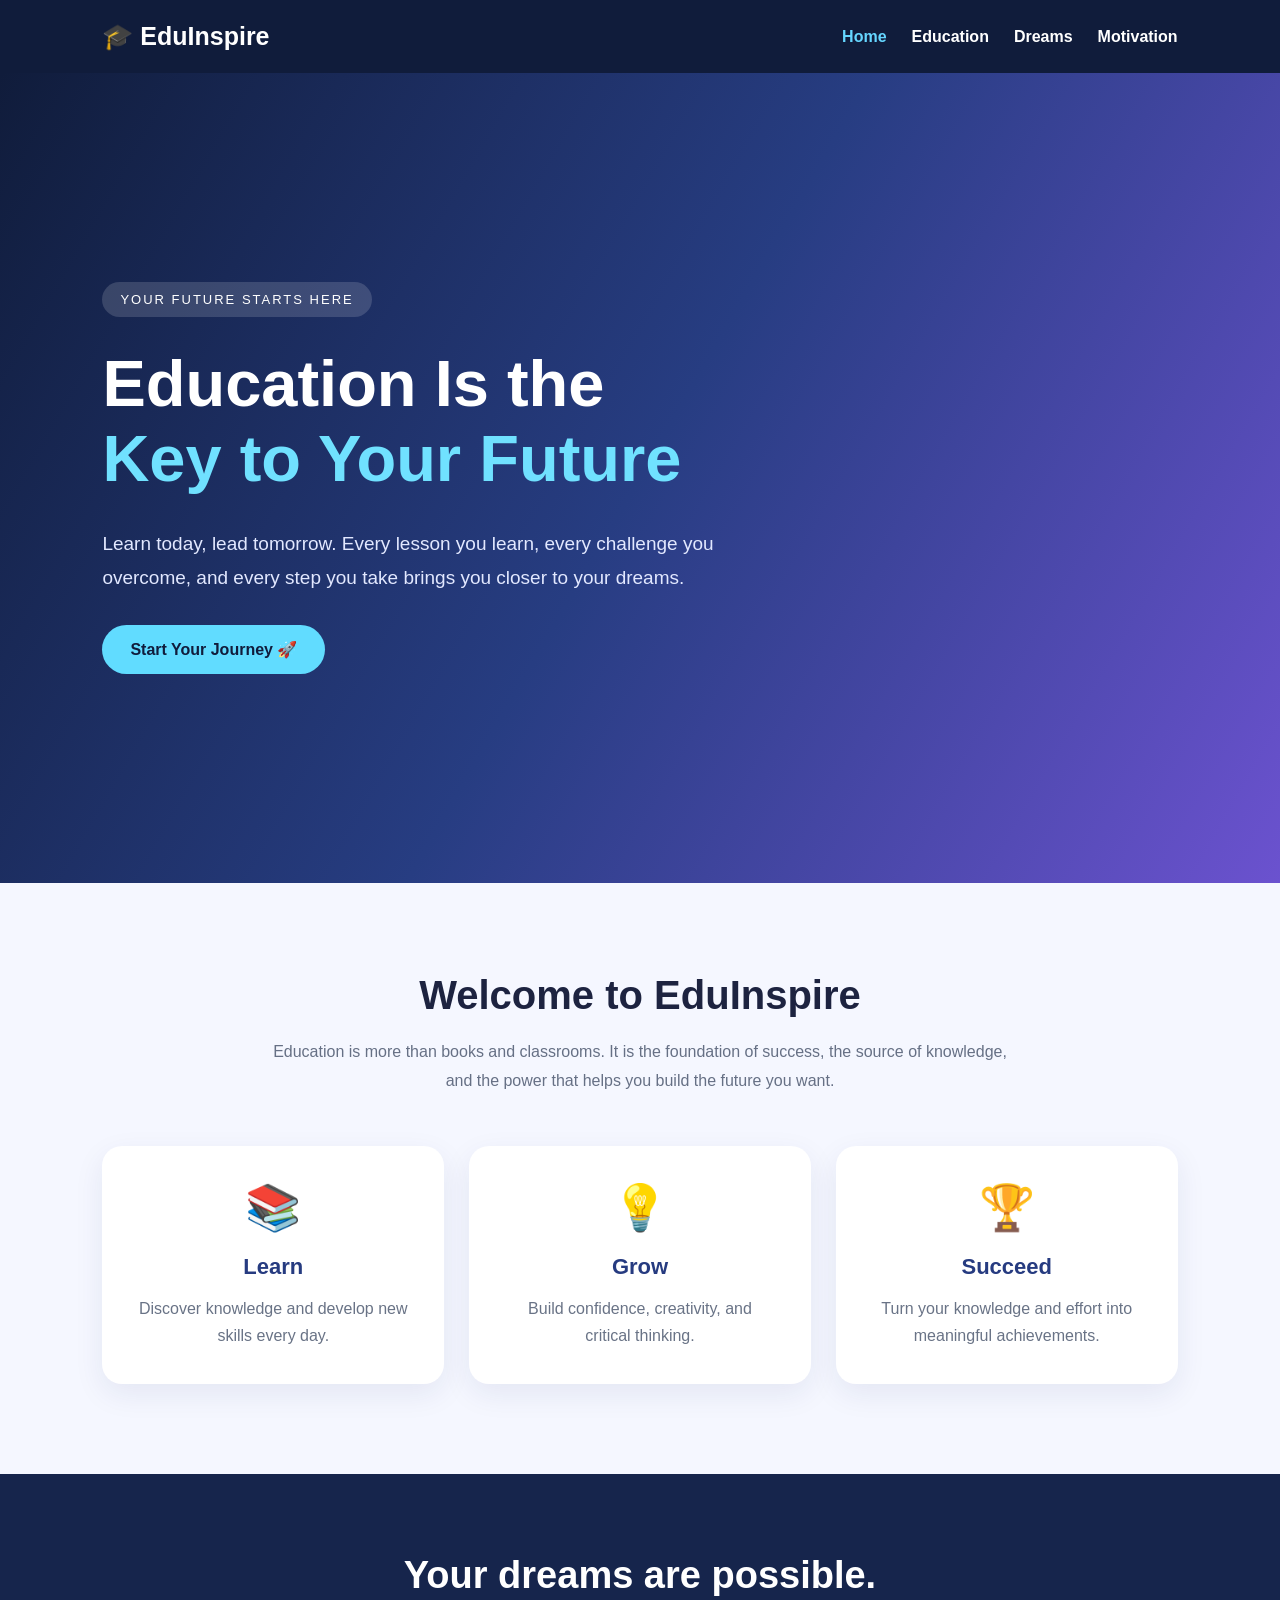
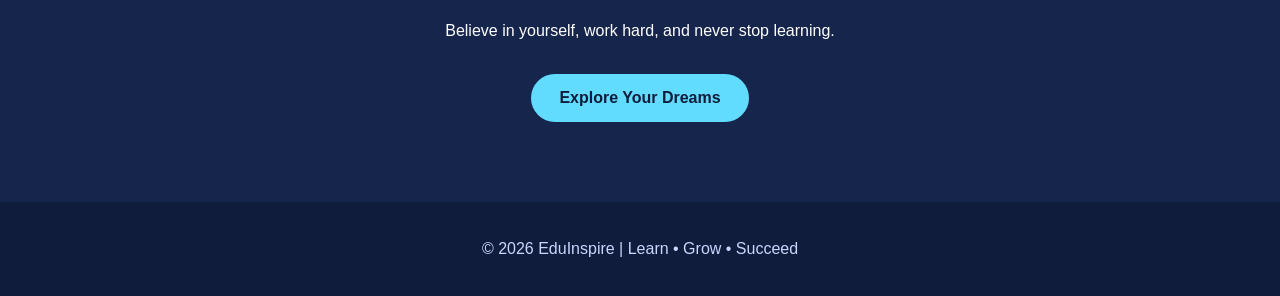
<file: index.html>
<!DOCTYPE html>
<html lang="en">
<head>
    <meta charset="UTF-8">
    <meta name="viewport" content="width=device-width, initial-scale=1.0">
    <title>EduInspire | Home</title>
    <link rel="stylesheet" href="style.css">
</head>
<body>

<header>
    <div class="logo">🎓 EduInspire</div>

    <nav>
        <a href="index.html" class="active">Home</a>
        <a href="education.html">Education</a>
        <a href="dreams.html">Dreams</a>
        <a href="motivation.html">Motivation</a>
    </nav>
</header>

<section class="hero">
    <div class="hero-content">
        <span class="badge">YOUR FUTURE STARTS HERE</span>

        <h1>Education Is the <span>Key to Your Future</span></h1>

        <p>
            Learn today, lead tomorrow. Every lesson you learn,
            every challenge you overcome, and every step you take
            brings you closer to your dreams.
        </p>

        <a href="education.html" class="btn">Start Your Journey 🚀</a>
    </div>
</section>

<section class="welcome">
    <h2>Welcome to EduInspire</h2>

    <p>
        Education is more than books and classrooms.
        It is the foundation of success, the source of knowledge,
        and the power that helps you build the future you want.
    </p>

    <div class="cards">
        <div class="card">
            <div class="icon">📚</div>
            <h3>Learn</h3>
            <p>Discover knowledge and develop new skills every day.</p>
        </div>

        <div class="card">
            <div class="icon">💡</div>
            <h3>Grow</h3>
            <p>Build confidence, creativity, and critical thinking.</p>
        </div>

        <div class="card">
            <div class="icon">🏆</div>
            <h3>Succeed</h3>
            <p>Turn your knowledge and effort into meaningful achievements.</p>
        </div>
    </div>
</section>

<section class="banner">
    <h2>Your dreams are possible.</h2>
    <p>Believe in yourself, work hard, and never stop learning.</p>
    <a href="dreams.html" class="btn">Explore Your Dreams</a>
</section>

<footer>
    <p>© 2026 EduInspire | Learn • Grow • Succeed</p>
</footer>

<script src="script.js"></script>
</body>
</html>
</file>
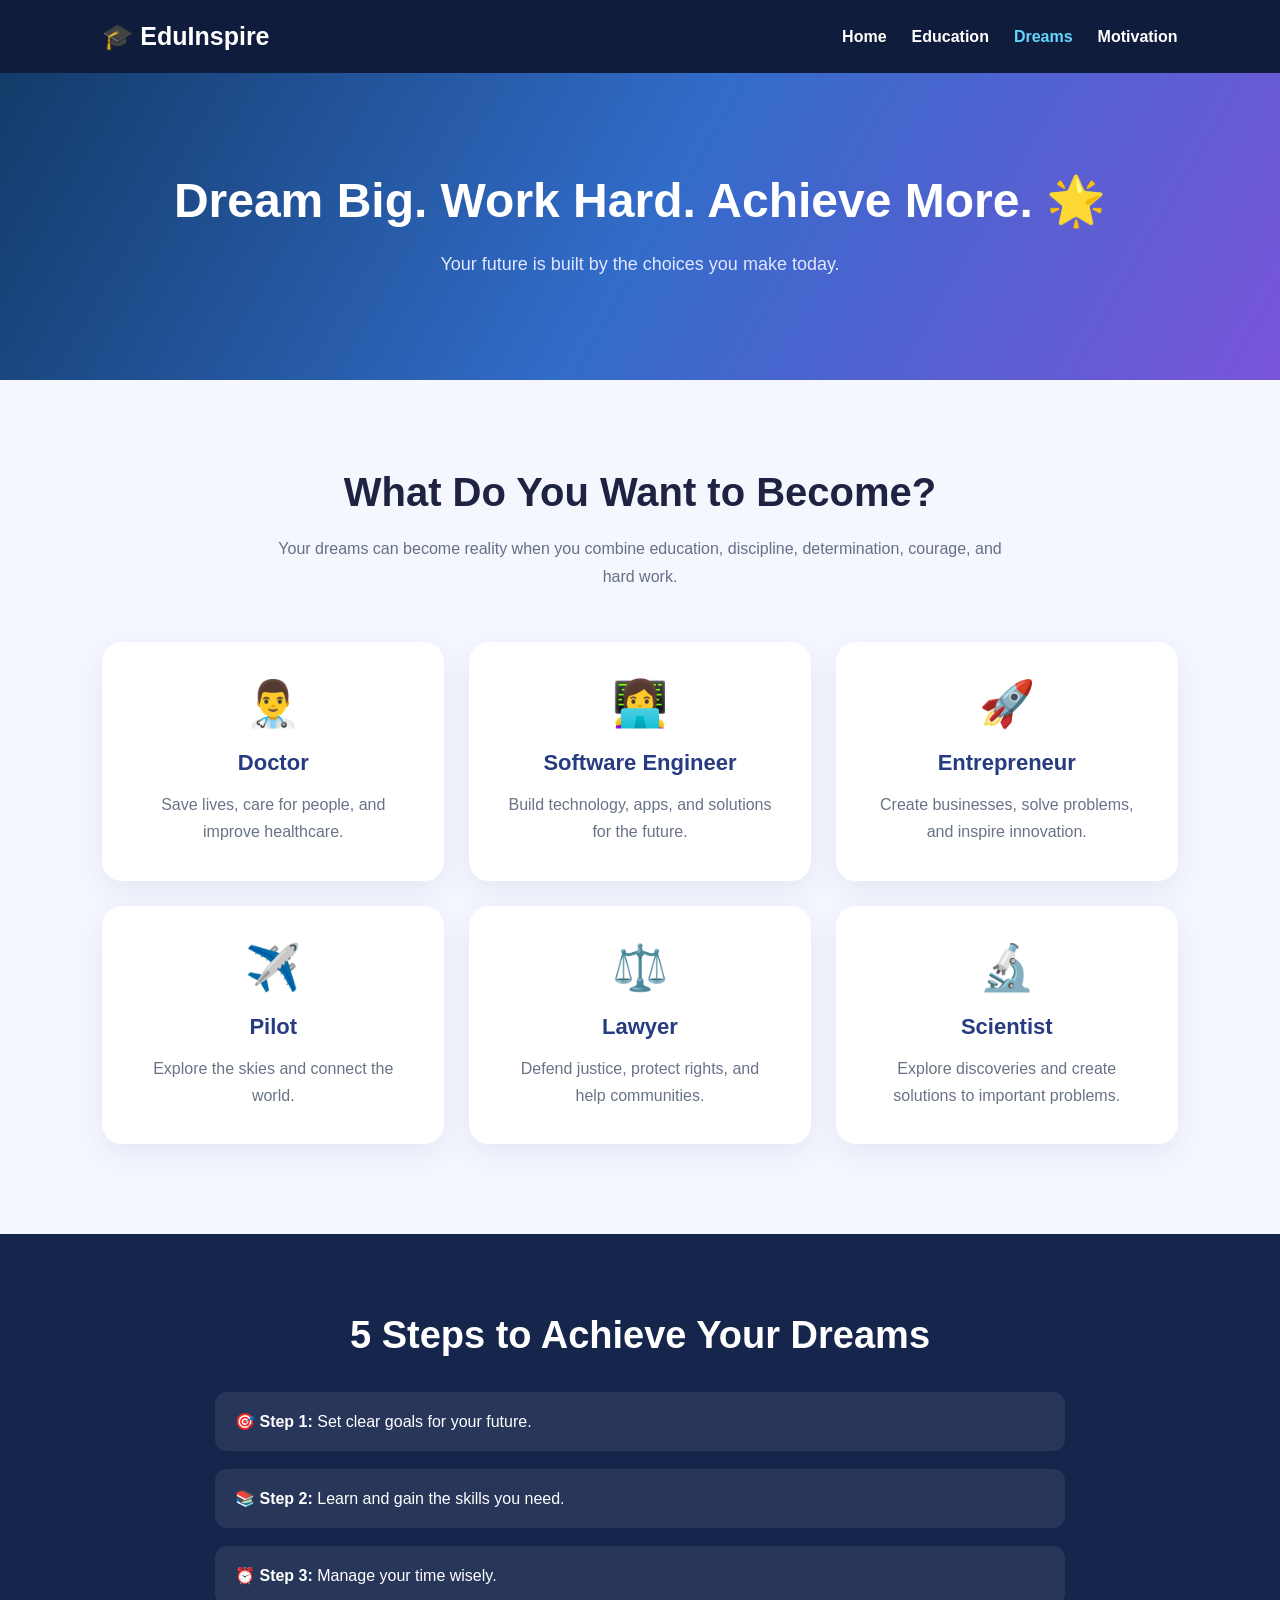
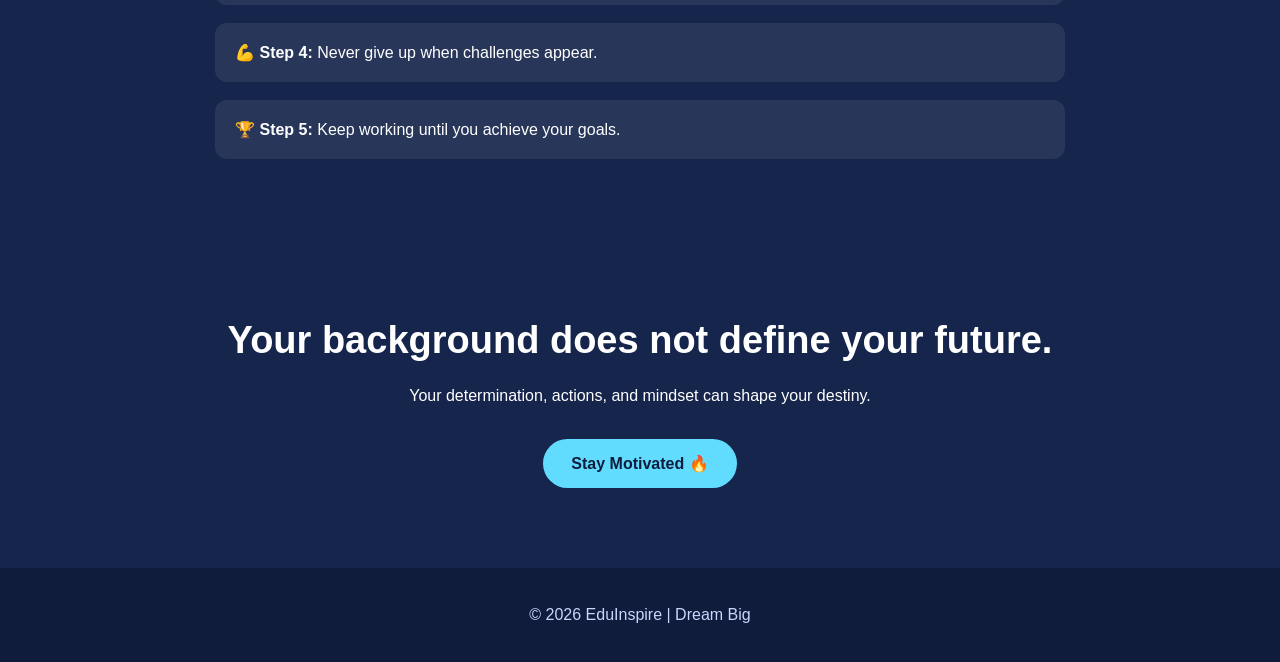
<file: dreams.html>
<!DOCTYPE html>
<html lang="en">
<head>
    <meta charset="UTF-8">
    <meta name="viewport" content="width=device-width, initial-scale=1.0">
    <title>EduInspire | Dreams</title>
    <link rel="stylesheet" href="style.css">
</head>
<body>

<header>
    <div class="logo">🎓 EduInspire</div>

    <nav>
        <a href="index.html">Home</a>
        <a href="education.html">Education</a>
        <a href="dreams.html" class="active">Dreams</a>
        <a href="motivation.html">Motivation</a>
    </nav>
</header>

<section class="page-hero dreams-hero">
    <h1>Dream Big. Work Hard. Achieve More. 🌟</h1>
    <p>Your future is built by the choices you make today.</p>
</section>

<section class="welcome">
    <h2>What Do You Want to Become?</h2>

    <p>
        Your dreams can become reality when you combine education,
        discipline, determination, courage, and hard work.
    </p>

    <div class="cards">

        <div class="card">
            <div class="icon">👨‍⚕️</div>
            <h3>Doctor</h3>
            <p>Save lives, care for people, and improve healthcare.</p>
        </div>

        <div class="card">
            <div class="icon">👩‍💻</div>
            <h3>Software Engineer</h3>
            <p>Build technology, apps, and solutions for the future.</p>
        </div>

        <div class="card">
            <div class="icon">🚀</div>
            <h3>Entrepreneur</h3>
            <p>Create businesses, solve problems, and inspire innovation.</p>
        </div>

        <div class="card">
            <div class="icon">✈️</div>
            <h3>Pilot</h3>
            <p>Explore the skies and connect the world.</p>
        </div>

        <div class="card">
            <div class="icon">⚖️</div>
            <h3>Lawyer</h3>
            <p>Defend justice, protect rights, and help communities.</p>
        </div>

        <div class="card">
            <div class="icon">🔬</div>
            <h3>Scientist</h3>
            <p>Explore discoveries and create solutions to important problems.</p>
        </div>

    </div>
</section>

<section class="dream-section">
    <h2>5 Steps to Achieve Your Dreams</h2>

    <div class="dream-list">
        <div>🎯 <strong>Step 1:</strong> Set clear goals for your future.</div>
        <div>📚 <strong>Step 2:</strong> Learn and gain the skills you need.</div>
        <div>⏰ <strong>Step 3:</strong> Manage your time wisely.</div>
        <div>💪 <strong>Step 4:</strong> Never give up when challenges appear.</div>
        <div>🏆 <strong>Step 5:</strong> Keep working until you achieve your goals.</div>
    </div>
</section>

<section class="banner">
    <h2>Your background does not define your future.</h2>
    <p>Your determination, actions, and mindset can shape your destiny.</p>
    <a href="motivation.html" class="btn">Stay Motivated 🔥</a>
</section>

<footer>
    <p>© 2026 EduInspire | Dream Big</p>
</footer>

<script src="script.js"></script>
</body>
</html>
</file>
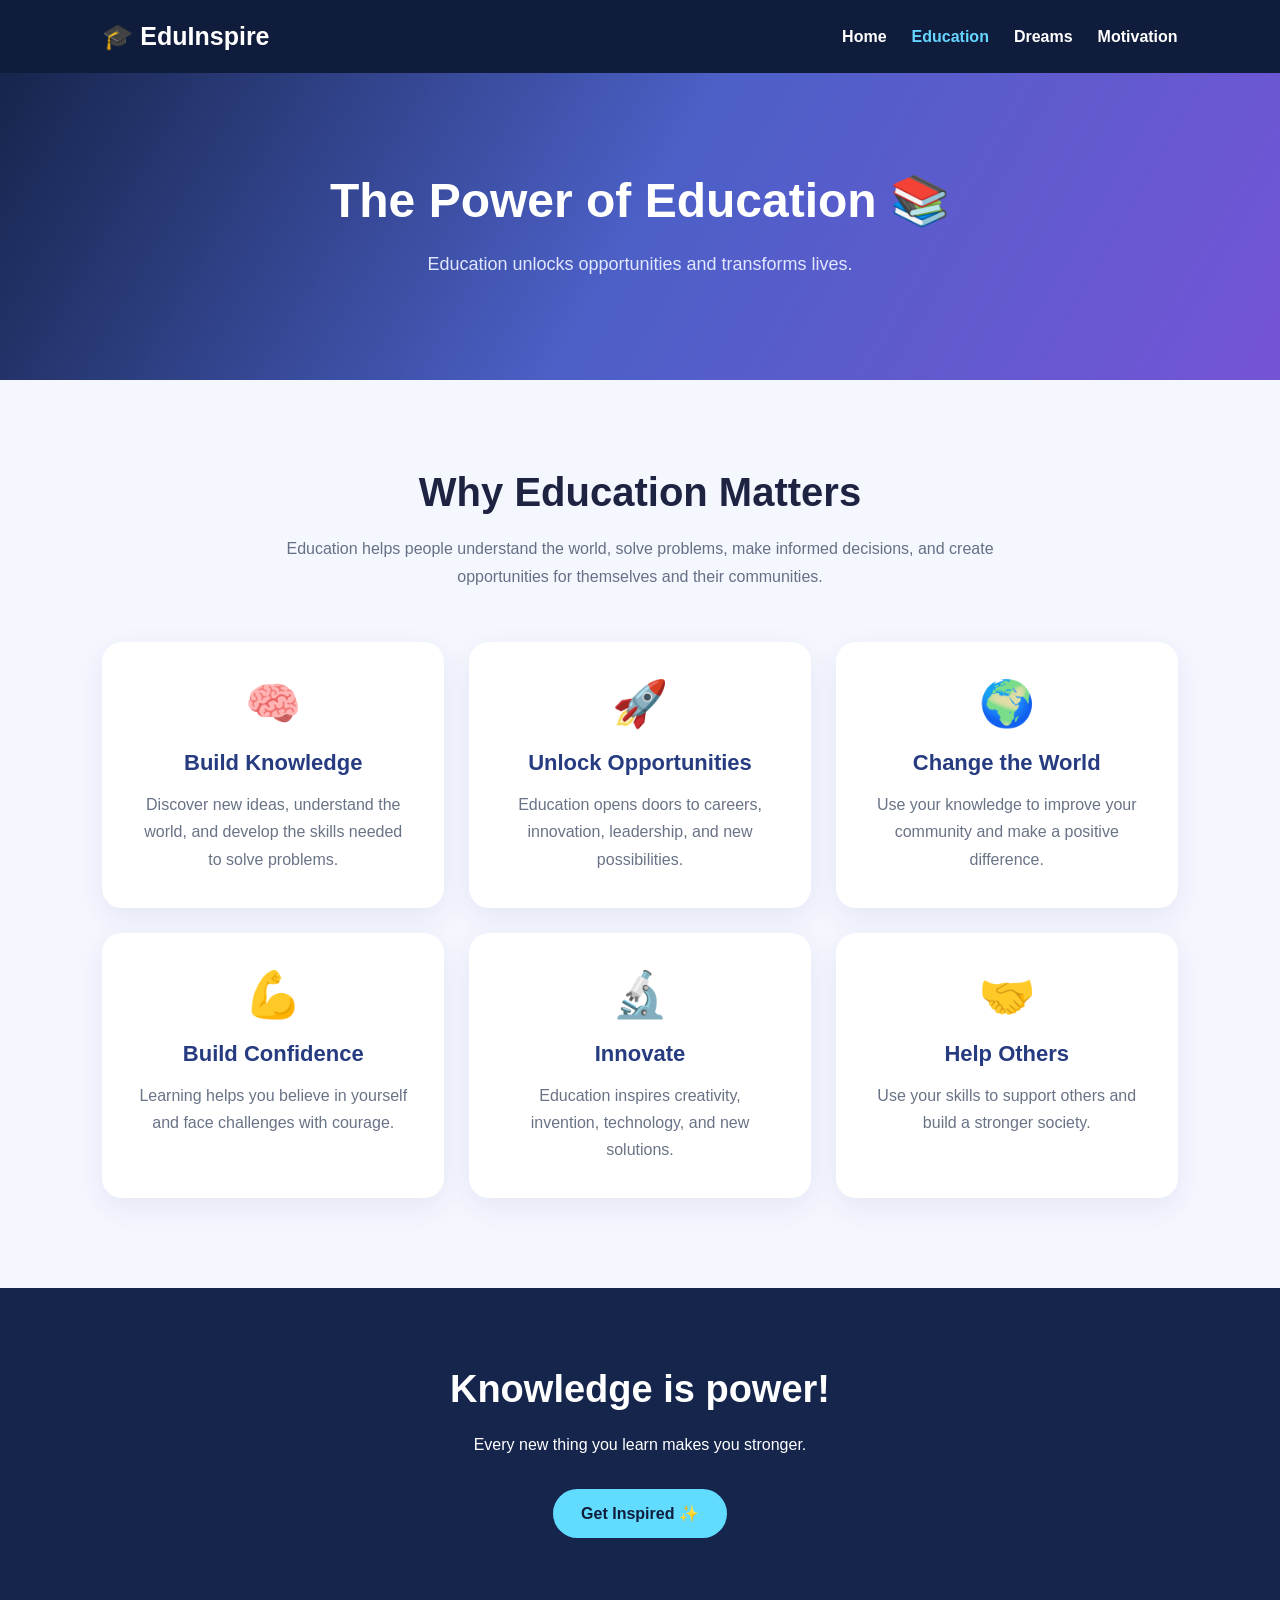
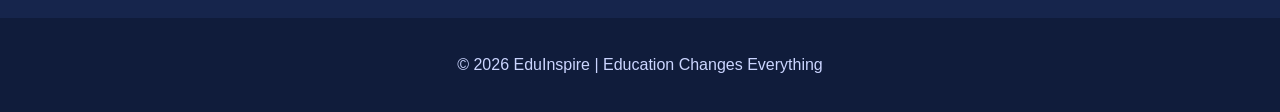
<file: education.html>
<!DOCTYPE html>
<html lang="en">
<head>
    <meta charset="UTF-8">
    <meta name="viewport" content="width=device-width, initial-scale=1.0">
    <title>EduInspire | Education</title>
    <link rel="stylesheet" href="style.css">
</head>
<body>

<header>
    <div class="logo">🎓 EduInspire</div>

    <nav>
        <a href="index.html">Home</a>
        <a href="education.html" class="active">Education</a>
        <a href="dreams.html">Dreams</a>
        <a href="motivation.html">Motivation</a>
    </nav>
</header>

<section class="page-hero">
    <h1>The Power of Education 📚</h1>
    <p>Education unlocks opportunities and transforms lives.</p>
</section>

<section class="welcome">
    <h2>Why Education Matters</h2>

    <p>
        Education helps people understand the world, solve problems,
        make informed decisions, and create opportunities for themselves
        and their communities.
    </p>

    <div class="cards">

        <div class="card">
            <div class="icon">🧠</div>
            <h3>Build Knowledge</h3>
            <p>
                Discover new ideas, understand the world, and develop
                the skills needed to solve problems.
            </p>
        </div>

        <div class="card">
            <div class="icon">🚀</div>
            <h3>Unlock Opportunities</h3>
            <p>
                Education opens doors to careers, innovation,
                leadership, and new possibilities.
            </p>
        </div>

        <div class="card">
            <div class="icon">🌍</div>
            <h3>Change the World</h3>
            <p>
                Use your knowledge to improve your community
                and make a positive difference.
            </p>
        </div>

        <div class="card">
            <div class="icon">💪</div>
            <h3>Build Confidence</h3>
            <p>
                Learning helps you believe in yourself and face
                challenges with courage.
            </p>
        </div>

        <div class="card">
            <div class="icon">🔬</div>
            <h3>Innovate</h3>
            <p>
                Education inspires creativity, invention,
                technology, and new solutions.
            </p>
        </div>

        <div class="card">
            <div class="icon">🤝</div>
            <h3>Help Others</h3>
            <p>
                Use your skills to support others and build
                a stronger society.
            </p>
        </div>

    </div>
</section>

<section class="banner">
    <h2>Knowledge is power!</h2>
    <p>Every new thing you learn makes you stronger.</p>
    <a href="motivation.html" class="btn">Get Inspired ✨</a>
</section>

<footer>
    <p>© 2026 EduInspire | Education Changes Everything</p>
</footer>

<script src="script.js"></script>
</body>
</html>
</file>
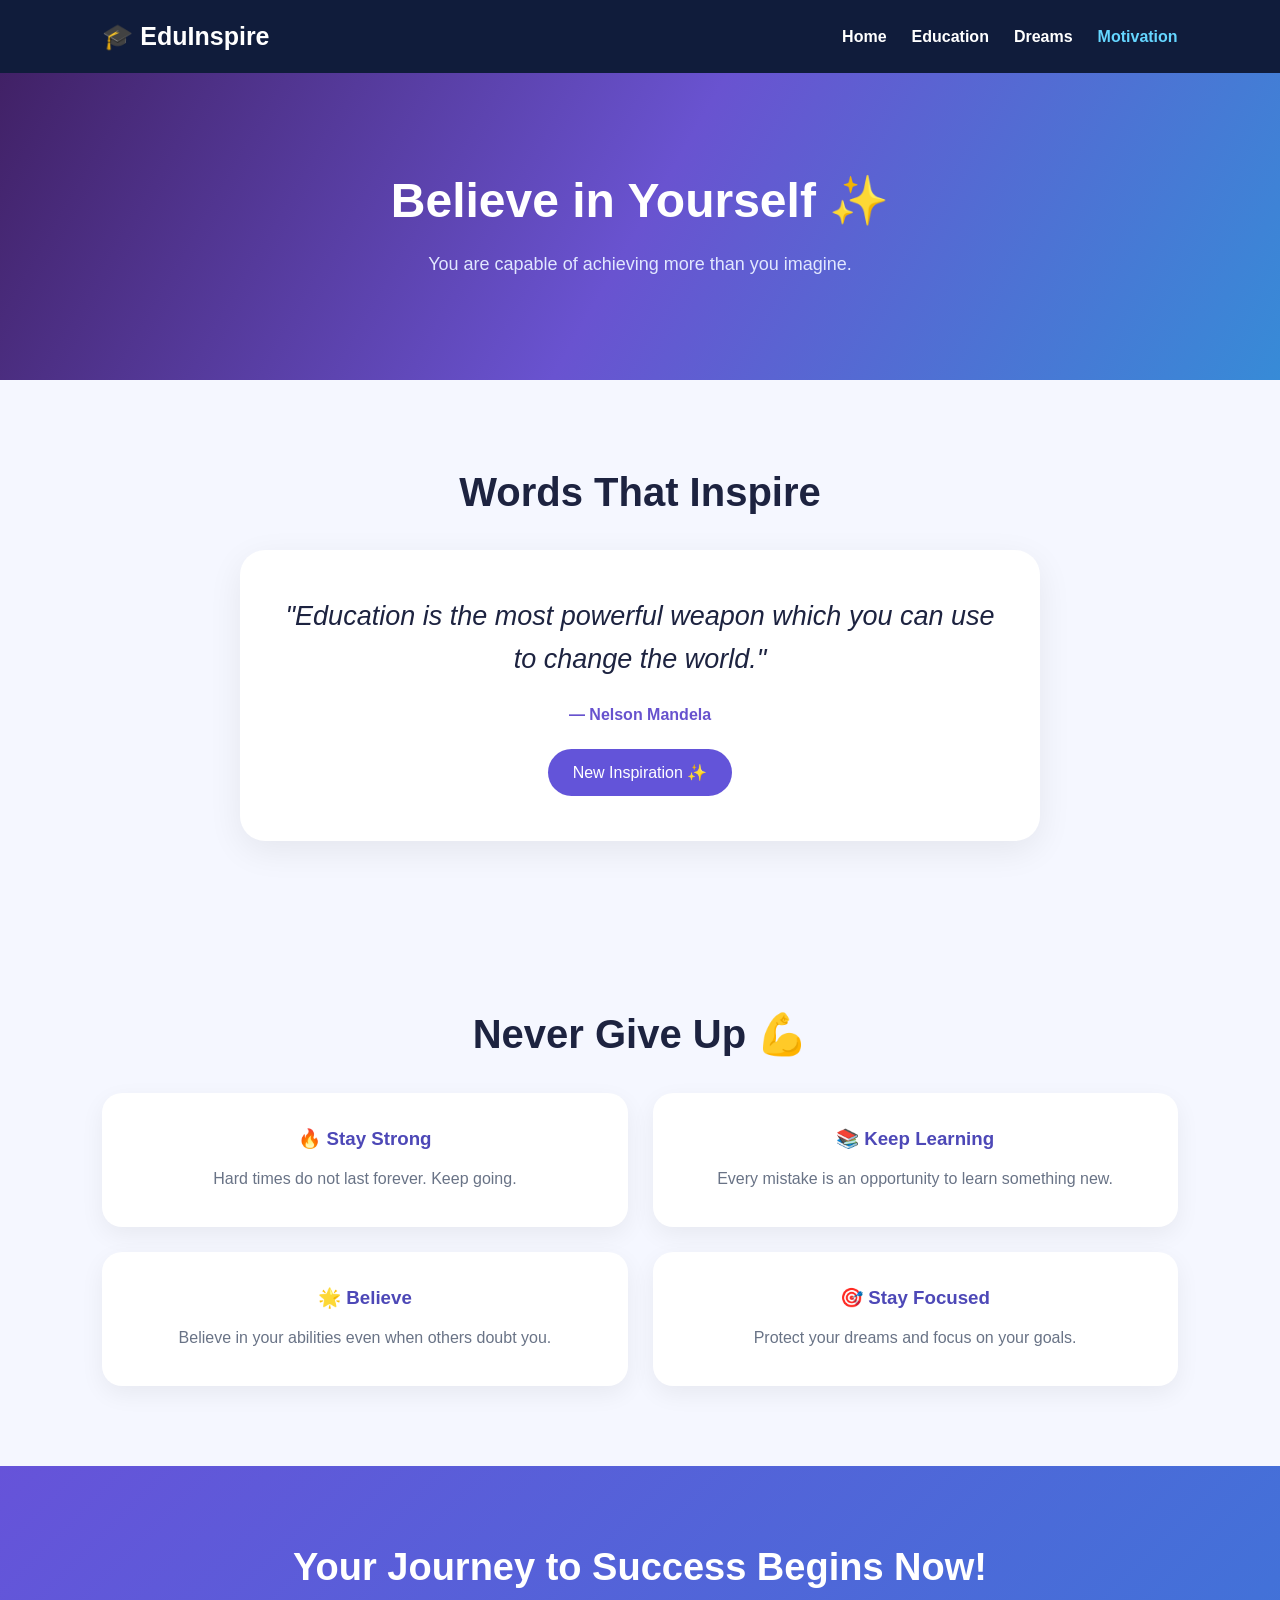
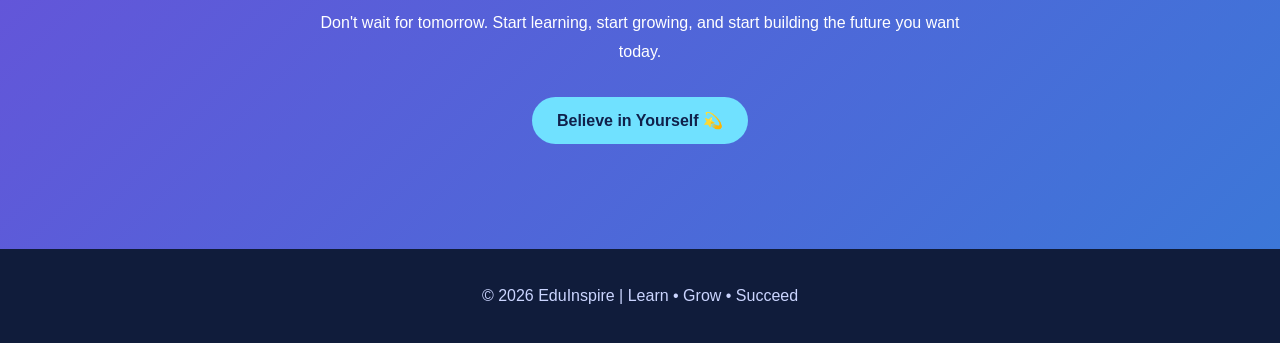
<file: motivation.html>
<!DOCTYPE html>
<html lang="en">
<head>
    <meta charset="UTF-8">
    <meta name="viewport" content="width=device-width, initial-scale=1.0">
    <title>EduInspire | Motivation</title>
    <link rel="stylesheet" href="style.css">
</head>
<body>

<header>
    <div class="logo">🎓 EduInspire</div>

    <nav>
        <a href="index.html">Home</a>
        <a href="education.html">Education</a>
        <a href="dreams.html">Dreams</a>
        <a href="motivation.html" class="active">Motivation</a>
    </nav>
</header>

<section class="page-hero motivation-hero">
    <h1>Believe in Yourself ✨</h1>
    <p>You are capable of achieving more than you imagine.</p>
</section>

<section class="quotes">
    <h2>Words That Inspire</h2>

    <div class="quote-box">
        <p id="quote">
            "Education is the most powerful weapon which you can use
            to change the world."
        </p>

        <h4 id="author">— Nelson Mandela</h4>

        <button onclick="newQuote()">New Inspiration ✨</button>
    </div>
</section>

<section class="motivation-section">
    <h2>Never Give Up 💪</h2>

    <div class="motivation-grid">
        <div class="motivation-card">
            <h3>🔥 Stay Strong</h3>
            <p>Hard times do not last forever. Keep going.</p>
        </div>

        <div class="motivation-card">
            <h3>📚 Keep Learning</h3>
            <p>Every mistake is an opportunity to learn something new.</p>
        </div>

        <div class="motivation-card">
            <h3>🌟 Believe</h3>
            <p>Believe in your abilities even when others doubt you.</p>
        </div>

        <div class="motivation-card">
            <h3>🎯 Stay Focused</h3>
            <p>Protect your dreams and focus on your goals.</p>
        </div>
    </div>
</section>

<section class="cta">
    <h2>Your Journey to Success Begins Now!</h2>

    <p>
        Don't wait for tomorrow. Start learning, start growing,
        and start building the future you want today.
    </p>

    <button onclick="showMotivation()">Believe in Yourself 💫</button>

    <h3 id="motivation-message"></h3>
</section>

<footer>
    <p>© 2026 EduInspire | Learn • Grow • Succeed</p>
</footer>

<script src="script.js"></script>
</body>
</html>
</file>
<file: style.css>
* {
    margin: 0;
    padding: 0;
    box-sizing: border-box;
    scroll-behavior: smooth;
}

body {
    font-family: Arial, Helvetica, sans-serif;
    background: #f5f7ff;
    color: #1d2340;
}

/* HEADER */

header {
    display: flex;
    justify-content: space-between;
    align-items: center;
    padding: 22px 8%;
    background: #101c3b;
    color: white;
    position: sticky;
    top: 0;
    z-index: 100;
}

.logo {
    font-size: 25px;
    font-weight: bold;
}

nav {
    display: flex;
    gap: 25px;
}

nav a {
    color: white;
    text-decoration: none;
    font-weight: bold;
    transition: 0.3s;
}

nav a:hover,
nav a.active {
    color: #65d6ff;
}

/* HOME HERO */

.hero {
    min-height: 90vh;
    display: flex;
    align-items: center;
    padding: 60px 8%;
    background: linear-gradient(120deg, #101c3b, #273d82, #6b52cf);
    color: white;
}

.hero-content {
    max-width: 750px;
}

.badge {
    display: inline-block;
    background: rgba(255,255,255,0.15);
    padding: 10px 18px;
    border-radius: 30px;
    font-size: 13px;
    letter-spacing: 2px;
}

.hero h1 {
    font-size: 65px;
    line-height: 1.15;
    margin: 30px 0;
}

.hero h1 span {
    display: block;
    color: #70e1ff;
}

.hero p {
    font-size: 19px;
    line-height: 1.8;
    color: #e2e8ff;
    max-width: 650px;
    margin-bottom: 30px;
}

/* BUTTONS */

.btn {
    display: inline-block;
    background: #61dcff;
    color: #101c3b;
    text-decoration: none;
    padding: 15px 28px;
    border-radius: 35px;
    font-weight: bold;
    transition: 0.3s;
}

.btn:hover {
    transform: translateY(-4px);
    background: white;
}

button {
    padding: 14px 25px;
    border: none;
    background: #6354d9;
    color: white;
    border-radius: 30px;
    font-size: 16px;
    cursor: pointer;
    transition: 0.3s;
}

button:hover {
    background: #4334ad;
    transform: scale(1.05);
}

/* GENERAL SECTION */

.welcome,
.education {
    padding: 90px 8%;
    text-align: center;
}

.welcome h2,
.education h2,
.quotes h2 {
    font-size: 40px;
    margin-bottom: 20px;
}

.welcome > p {
    max-width: 750px;
    margin: auto;
    color: #667085;
    line-height: 1.8;
}

/* CARDS */

.cards {
    display: grid;
    grid-template-columns: repeat(3, 1fr);
    gap: 25px;
    margin-top: 50px;
}

.card {
    padding: 35px;
    background: white;
    border-radius: 20px;
    box-shadow: 0 10px 30px rgba(30, 40, 100, 0.08);
    transition: 0.3s;
}

.card:hover {
    transform: translateY(-10px);
    box-shadow: 0 15px 35px rgba(30, 40, 100, 0.15);
}

.icon {
    font-size: 45px;
    margin-bottom: 20px;
}

.card h3 {
    font-size: 22px;
    margin-bottom: 15px;
    color: #263b80;
}

.card p {
    line-height: 1.7;
    color: #697386;
}

/* INNER PAGE HERO */

.page-hero {
    padding: 100px 8%;
    text-align: center;
    color: white;
    background: linear-gradient(120deg, #16254c, #4c60c7, #7554d6);
}

.page-hero h1 {
    font-size: 48px;
    margin-bottom: 20px;
}

.page-hero p {
    font-size: 18px;
    line-height: 1.7;
    color: #e1e7ff;
}

.dreams-hero {
    background: linear-gradient(120deg, #133b69, #326cc9, #7955d9);
}

.motivation-hero {
    background: linear-gradient(120deg, #412166, #6953d0, #378bd7);
}

/* DREAMS SECTION */

.dream-section {
    padding: 80px 8%;
    background: #16254c;
    color: white;
}

.dream-section h2 {
    text-align: center;
    font-size: 38px;
    margin-bottom: 35px;
}

.dream-list {
    max-width: 850px;
    margin: auto;
    display: grid;
    gap: 18px;
}

.dream-list div {
    background: rgba(255,255,255,0.08);
    padding: 20px;
    border-radius: 12px;
    transition: 0.3s;
}

.dream-list div:hover {
    background: rgba(255,255,255,0.18);
    transform: translateX(8px);
}

/* QUOTES */

.quotes {
    padding: 90px 8%;
    text-align: center;
}

.quote-box {
    max-width: 800px;
    margin: 35px auto 0;
    padding: 45px;
    background: white;
    border-radius: 25px;
    box-shadow: 0 10px 35px rgba(0,0,0,0.07);
}

.quote-box p {
    font-size: 27px;
    line-height: 1.6;
    font-style: italic;
}

.quote-box h4 {
    margin: 25px 0;
    color: #6752ce;
}

/* MOTIVATION */

.motivation-section {
    padding: 80px 8%;
    text-align: center;
}

.motivation-section h2 {
    font-size: 40px;
    margin-bottom: 35px;
}

.motivation-grid {
    display: grid;
    grid-template-columns: repeat(2, 1fr);
    gap: 25px;
}

.motivation-card {
    padding: 35px;
    background: white;
    border-radius: 20px;
    box-shadow: 0 8px 25px rgba(0,0,0,0.06);
    transition: 0.3s;
}

.motivation-card:hover {
    transform: translateY(-6px);
}

.motivation-card h3 {
    margin-bottom: 15px;
    color: #4d48b7;
}

.motivation-card p {
    color: #697386;
    line-height: 1.7;
}

/* BANNER */

.banner {
    padding: 80px 8%;
    text-align: center;
    background: #16254c;
    color: white;
}

.banner h2 {
    font-size: 38px;
    margin-bottom: 20px;
}

.banner p {
    margin-bottom: 30px;
    line-height: 1.7;
}

/* CTA */

.cta {
    padding: 80px 8%;
    text-align: center;
    background: linear-gradient(135deg, #6653d9, #3c77d8);
    color: white;
}

.cta h2 {
    font-size: 38px;
    margin-bottom: 20px;
}

.cta p {
    max-width: 650px;
    margin: 0 auto 30px;
    line-height: 1.8;
}

.cta button {
    background: #70e1ff;
    color: #10214b;
    font-weight: bold;
}

#motivation-message {
    margin-top: 25px;
    font-size: 24px;
}

/* FOOTER */

footer {
    padding: 30px;
    text-align: center;
    background: #101c3b;
    color: #cbd5ff;
}

footer p {
    margin: 8px;
}

/* RESPONSIVE */

@media (max-width: 850px) {

    .cards {
        grid-template-columns: 1fr;
    }

    .hero h1 {
        font-size: 45px;
    }

    header {
        flex-direction: column;
        gap: 20px;
    }

    nav {
        flex-wrap: wrap;
        justify-content: center;
    }

    .page-hero h1,
    .dream-section h2,
    .banner h2,
    .cta h2 {
        font-size: 32px;
    }

    .motivation-grid {
        grid-template-columns: 1fr;
    }
}

@media (max-width: 500px) {

    .hero h1 {
        font-size: 36px;
    }

    .hero p {
        font-size: 16px;
    }

    nav {
        gap: 12px;
    }

    nav a {
        font-size: 13px;
    }

    .quote-box {
        padding: 25px;
    }

    .quote-box p {
        font-size: 21px;
    }

    .page-hero h1 {
        font-size: 32px;
    }
}
</file>
